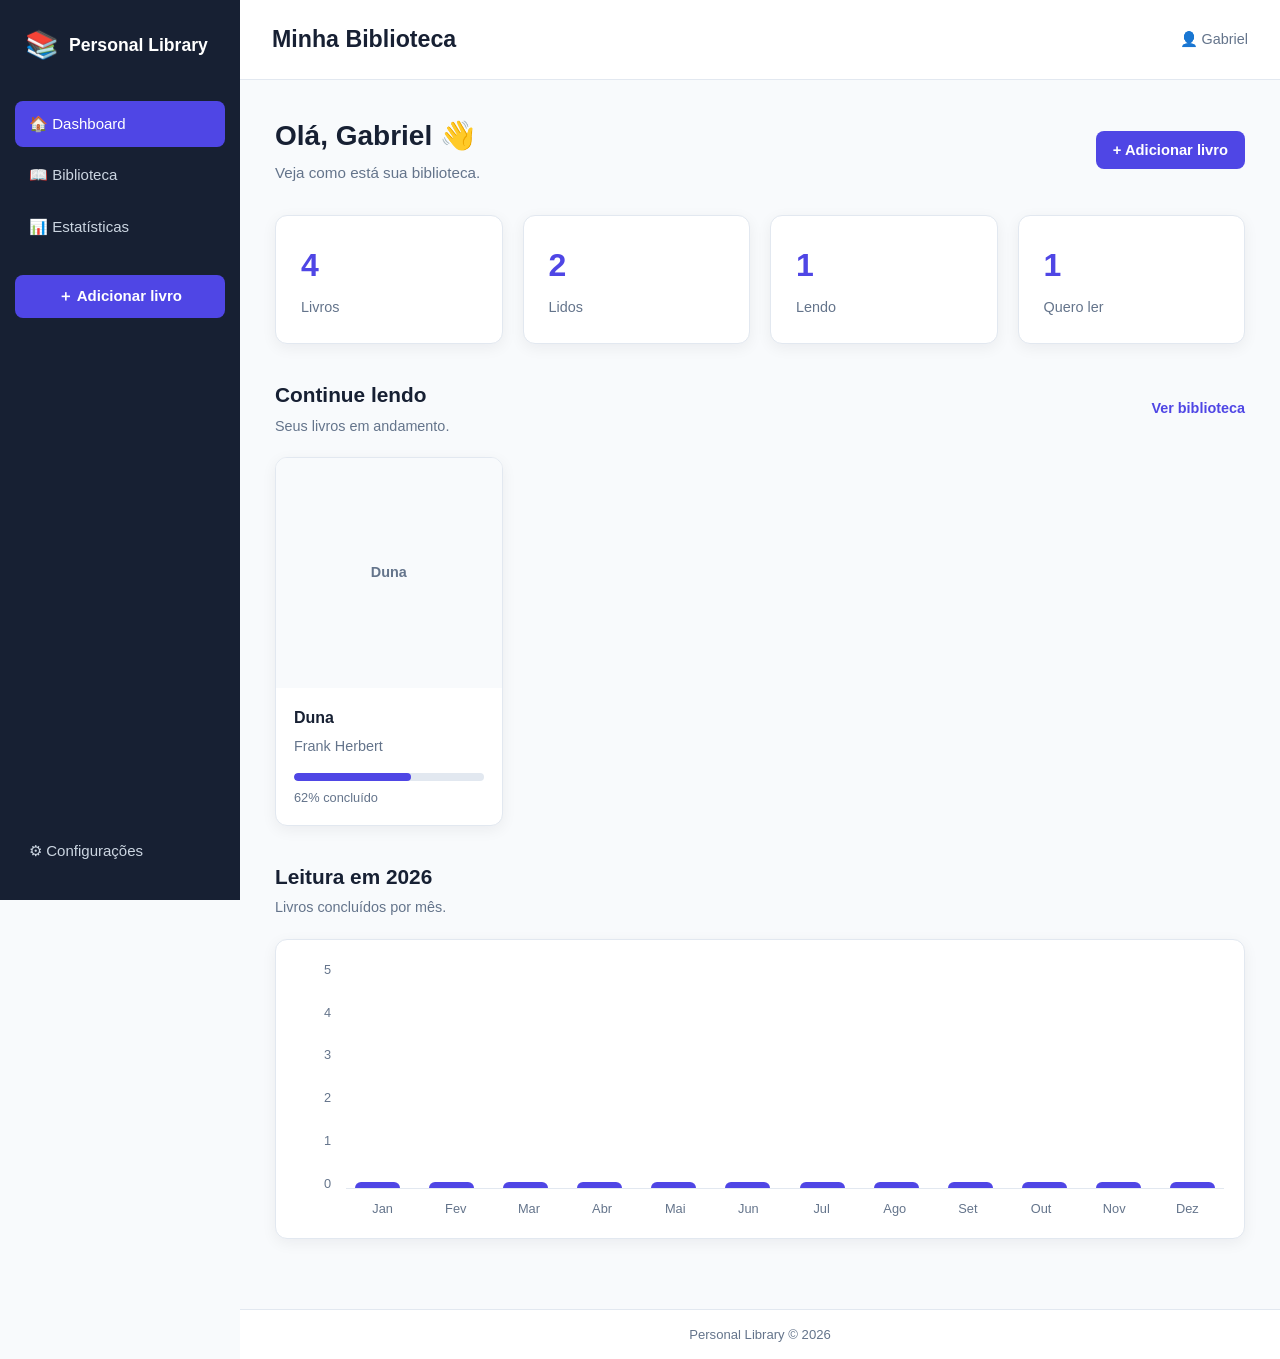
<file: index.html>
<!DOCTYPE html>
<html lang="pt-BR">
<head>
    <meta charset="UTF-8">
    <meta name="viewport" content="width=device-width, initial-scale=1.0">
    <link rel="stylesheet" href="css/style.css">
    <link rel="stylesheet" href="css/dashboard.css">
    <title>Personal Library - Dashboard</title>
</head>
<body>
    <header class="header">
        <h1>Minha Biblioteca</h1>
        <div class="header-actions">
            <span>👤 Gabriel</span>
        </div>
    </header>

    <nav class="menu">
        <div class="menu-logo">
            <span>📚</span>
            <h2>Personal Library</h2>
        </div>

        <ul>
            <li>
                <a class="active" href="index.html">🏠 Dashboard</a>
            </li>
            <li>
                <a href="pages/biblioteca.html">📖 Biblioteca</a>
            </li>
            <li>
                <a href="pages/estatisticas.html">📊 Estatísticas</a>
            </li>
        </ul>

        <div class="menu-add">
            <button id="btnAdicionar" type="button">
                ＋ Adicionar livro
            </button>
        </div>

        <div class="menu-settings">
            <a href="#">⚙ Configurações</a>
        </div>
    </nav>

    <main class="main">
        <section class="dashboard">
            <div class="page-header">
                <div>
                    <h2>Olá, Gabriel 👋</h2>
                    <p>Veja como está sua biblioteca.</p>
                </div>

                <button id="btnAdicionarLivro" type="button">
                    + Adicionar livro
                </button>
            </div>

            <div class="dashboard-cards">
                <div class="dashboard-card">
                    <span id="totalLivros">0</span>
                    <p>Livros</p>
                </div>

                <div class="dashboard-card">
                    <span id="totalLidos">0</span>
                    <p>Lidos</p>
                </div>

                <div class="dashboard-card">
                    <span id="totalLendo">0</span>
                    <p>Lendo</p>
                </div>

                <div class="dashboard-card">
                    <span id="totalQueroLer">0</span>
                    <p>Quero ler</p>
                </div>
            </div>

            <section class="continue-section">
                <div class="section-title">
                    <div>
                        <h2>Continue lendo</h2>
                        <p>Seus livros em andamento.</p>
                    </div>

                    <a href="pages/biblioteca.html">
                        Ver biblioteca
                    </a>
                </div>

                <div class="continue-grid" id="continueGrid"></div>
            </section>

            <section class="dashboard-chart">
                <div class="section-title">
                    <div>
                        <h2>Leitura em 2026</h2>
                        <p>Livros concluídos por mês.</p>
                    </div>
                </div>

                <div class="chart">
                    <div class="chart-y" id="chartY"></div>

                    <div class="chart-content">
                        <div class="chart-bars" id="chartBars"></div>

                        <div class="chart-months">
                            <span>Jan</span>
                            <span>Fev</span>
                            <span>Mar</span>
                            <span>Abr</span>
                            <span>Mai</span>
                            <span>Jun</span>
                            <span>Jul</span>
                            <span>Ago</span>
                            <span>Set</span>
                            <span>Out</span>
                            <span>Nov</span>
                            <span>Dez</span>
                        </div>
                    </div>
                </div>
            </section>
        </section>
    </main>

    <div class="modal-overlay" id="bookModal">
        <div class="modal">
            <div class="modal-header">
                <h2 id="modalTitle">Adicionar livro</h2>

                <button id="btnFecharModal" type="button">
                    &times;
                </button>
            </div>

            <form id="bookForm">
                <div class="form-group">
                    <label for="titulo">Título</label>
                    <input id="titulo" type="text" required>
                </div>

                <div class="form-group">
                    <label for="autor">Autor</label>
                    <input id="autor" type="text" required>
                </div>

                <div class="form-row">
                    <div class="form-group">
                        <label for="genero">Gênero</label>
                        <input id="genero" type="text" required>
                    </div>

                    <div class="form-group">
                        <label for="paginas">Páginas</label>
                        <input id="paginas" type="number" min="1" required>
                    </div>
                </div>

                <div class="form-group">
                    <label for="status">Status</label>

                    <select id="status">
                        <option value="quero-ler">Quero ler</option>
                        <option value="lendo">Lendo</option>
                        <option value="lido">Lido</option>
                        <option value="abandonado">Abandonado</option>
                    </select>
                </div>

                <div class="form-group">
                    <label for="nota">Nota</label>
                    <input id="nota" type="number" min="0" max="10" step="0.1" value="0">
                </div>

                <div class="form-group">
                    <label for="capa">URL da capa</label>
                    <input id="capa" type="url" placeholder="https://...">
                </div>

                <div class="form-group">
                    <label for="descricao">Descrição</label>
                    <textarea id="descricao" rows="4"></textarea>
                </div>

                <div class="modal-actions">
                    <button id="btnCancelar" type="button">
                        Cancelar
                    </button>

                    <button id="btnSalvarLivro" type="submit">
                        Salvar livro
                    </button>
                </div>
            </form>
        </div>
    </div>

    <footer class="footer">
        <p>Personal Library &copy; 2026</p>
    </footer>

    <script src="js/dados.js"></script>
    <script src="js/dashboard.js"></script>
</body>
</html>
</file>
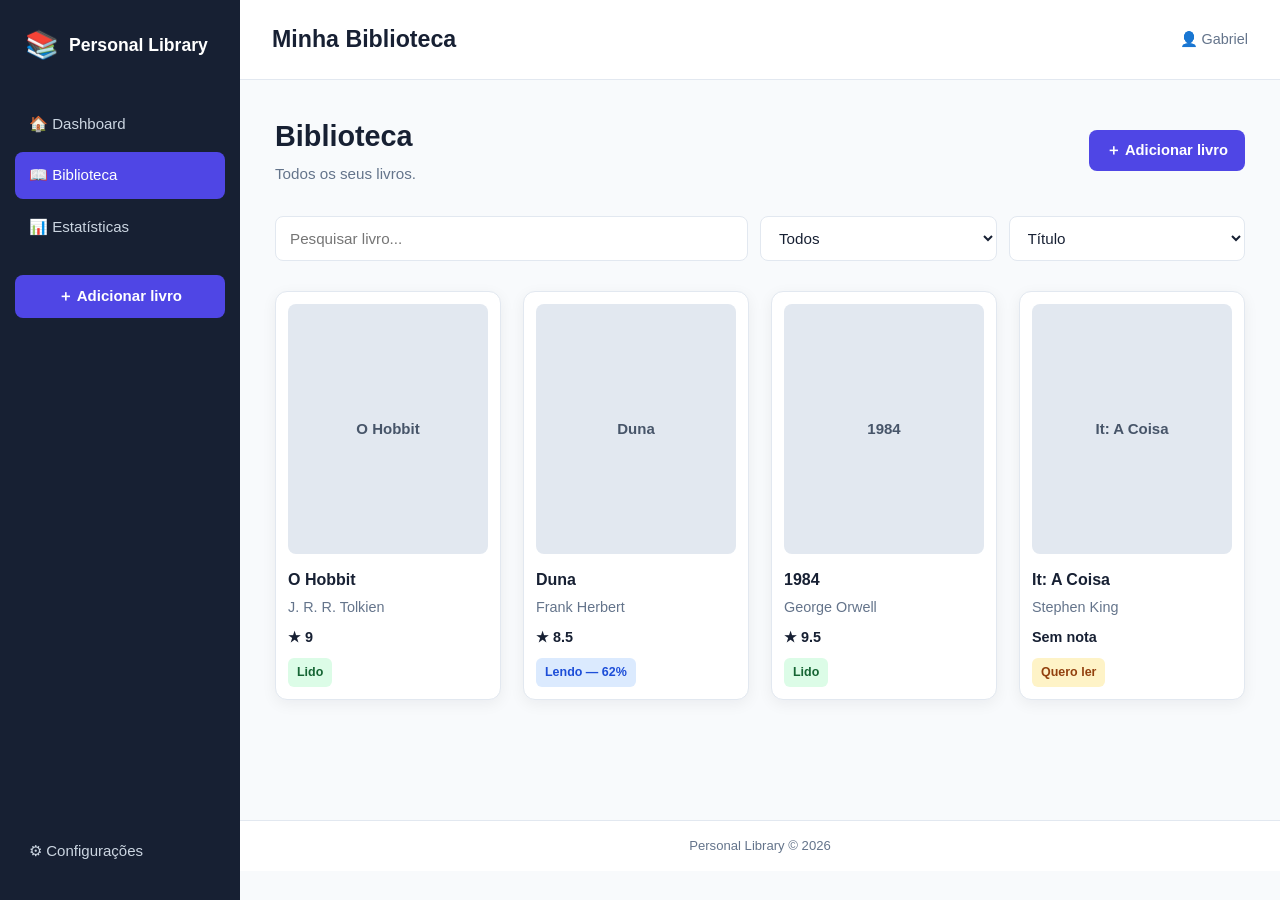
<file: pages/biblioteca.html>
<!DOCTYPE html>
<html lang="pt-BR">
<head>
    <meta charset="UTF-8">
    <meta name="viewport" content="width=device-width, initial-scale=1.0">
    <title>Personal Library - Biblioteca</title>
    <link rel="stylesheet" href="../css/style.css">
    <link rel="stylesheet" href="../css/biblioteca.css">
</head>
<body>
    <header class="header">
        <h1>Minha Biblioteca</h1>

        <div class="header-actions">
            <span>👤 Gabriel</span>
        </div>
    </header>

    <nav class="menu">
        <div class="menu-logo">
            <span>📚</span>
            <h2>Personal Library</h2>
        </div>

        <ul>
            <li>
                <a href="../index.html">
                    🏠 Dashboard
                </a>
            </li>

            <li>
                <a class="active" href="biblioteca.html">
                    📖 Biblioteca
                </a>
            </li>

            <li>
                <a href="estatisticas.html">
                    📊 Estatísticas
                </a>
            </li>
        </ul>

        <div class="menu-add">
            <button id="btnAdicionar" type="button">
                ＋ Adicionar livro
            </button>
        </div>

        <div class="menu-settings">
            <a href="#">
                ⚙ Configurações
            </a>
        </div>
    </nav>

    <main class="main">
        <section class="library">
            <div class="page-header">
                <div>
                    <h2>Biblioteca</h2>
                    <p>Todos os seus livros.</p>
                </div>

                <button id="btnAdicionar" class="btn-add" type="button">
                    ＋ Adicionar livro
                </button>
            </div>

            <div class="filters">
                <input
                    id="searchBook"
                    type="search"
                    placeholder="Pesquisar livro..."
                >

                <select id="statusFilter">
                    <option value="todos">Todos</option>
                    <option value="quero-ler">Quero ler</option>
                    <option value="lendo">Lendo</option>
                    <option value="lido">Lido</option>
                    <option value="abandonado">Abandonado</option>
                </select>

                <select id="sortBooks">
                    <option value="titulo">Título</option>
                    <option value="autor">Autor</option>
                    <option value="nota">Nota</option>
                    <option value="progresso">Progresso</option>
                </select>
            </div>

            <div
                class="book-grid"
                id="bookGrid"
            ></div>
        </section>
    </main>

    <div
        class="modal-overlay"
        id="bookModal"
    >
        <div class="modal">
            <div class="modal-header">
                <h2 id="modalTitle">
                    Adicionar livro
                </h2>

                <button
                    id="btnFecharModal"
                    type="button"
                >
                    &times;
                </button>
            </div>

            <form id="bookForm">
                <div class="form-group">
                    <label for="titulo">
                        Título
                    </label>

                    <input
                        id="titulo"
                        type="text"
                        required
                    >
                </div>

                <div class="form-group">
                    <label for="autor">
                        Autor
                    </label>

                    <input
                        id="autor"
                        type="text"
                        required
                    >
                </div>

                <div class="form-row">
                    <div class="form-group">
                        <label for="genero">
                            Gênero
                        </label>

                        <input
                            id="genero"
                            type="text"
                            required
                        >
                    </div>

                    <div class="form-group">
                        <label for="paginas">
                            Páginas
                        </label>

                        <input
                            id="paginas"
                            type="number"
                            min="1"
                            required
                        >
                    </div>
                </div>

                <div class="form-group">
                    <label for="status">
                        Status
                    </label>

                    <select id="status">
                        <option value="quero-ler">
                            Quero ler
                        </option>

                        <option value="lendo">
                            Lendo
                        </option>

                        <option value="lido">
                            Lido
                        </option>

                        <option value="abandonado">
                            Abandonado
                        </option>
                    </select>
                </div>

                <div class="form-group">
                    <label for="nota">
                        Nota
                    </label>

                    <input
                        id="nota"
                        type="number"
                        min="0"
                        max="10"
                        step="0.1"
                        value="0"
                    >
                </div>

                <div class="form-group">
                    <label for="capa">
                        URL da capa
                    </label>

                    <input
                        id="capa"
                        type="url"
                        placeholder="https://..."
                    >
                </div>

                <div class="form-group">
                    <label for="descricao">
                        Descrição
                    </label>

                    <textarea
                        id="descricao"
                        rows="4"
                    ></textarea>
                </div>

                <div class="modal-actions">
                    <button
                        id="btnCancelar"
                        class="secondary-button"
                        type="button"
                    >
                        Cancelar
                    </button>

                    <button
                        id="btnSalvarLivro"
                        class="primary-button"
                        type="submit"
                    >
                        Salvar livro
                    </button>
                </div>
            </form>
        </div>
    </div>

    <footer class="footer">
        <p>
            Personal Library &copy; 2026
        </p>
    </footer>

    <script src="../js/dados.js"></script>
    <script src="../js/biblioteca.js"></script>
</body>
</html>
</file>
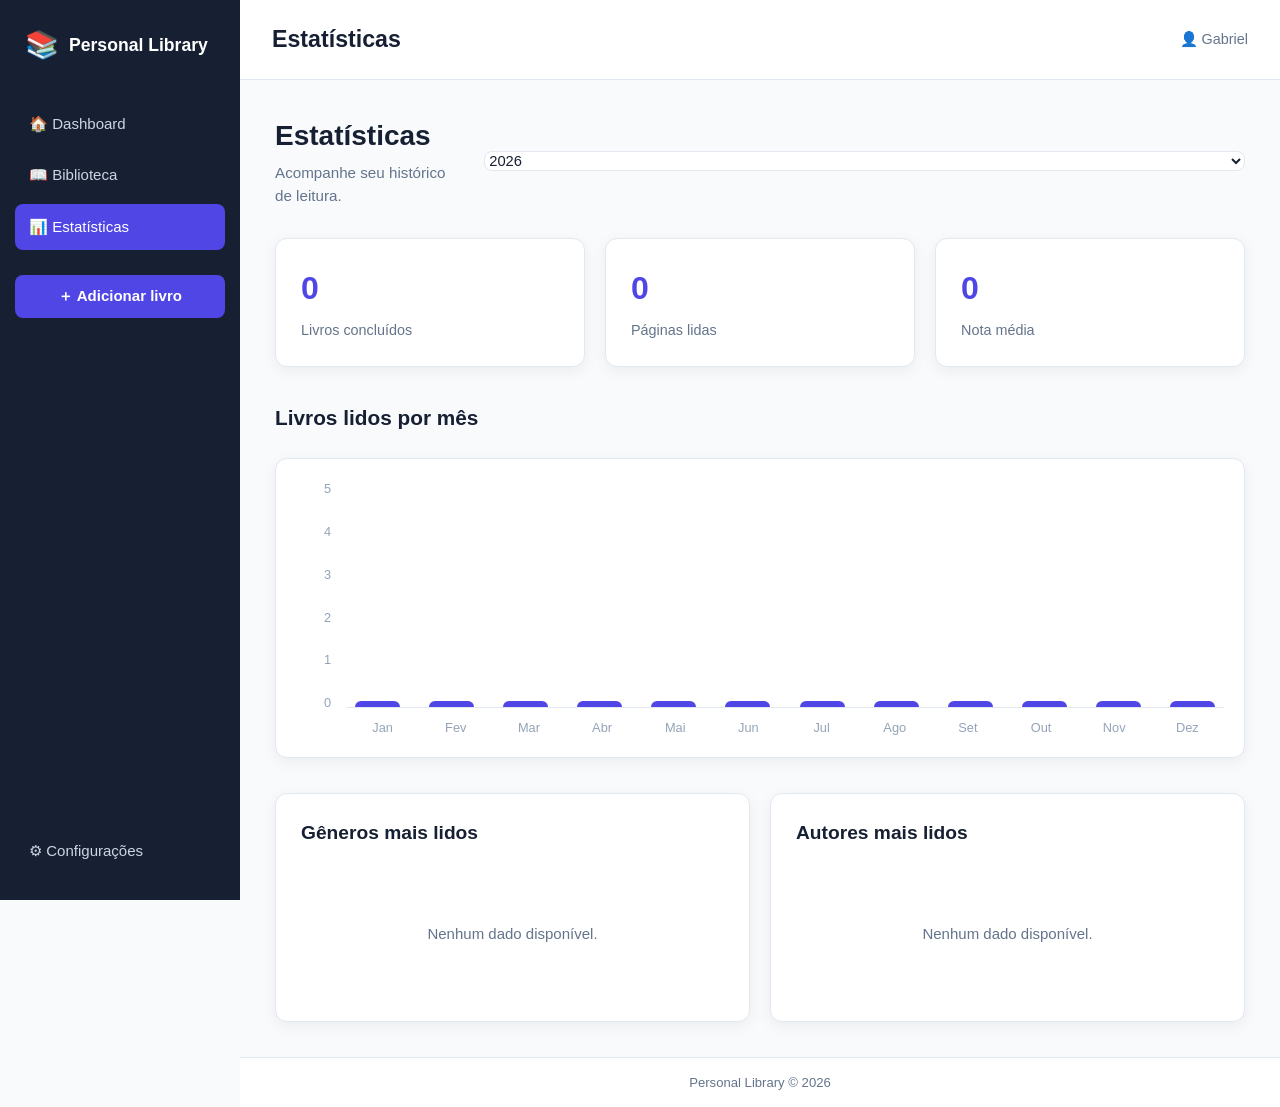
<file: pages/estatisticas.html>
<!DOCTYPE html>
<html lang="pt-BR">
<head>
    <meta charset="UTF-8">
    <meta name="viewport" content="width=device-width, initial-scale=1.0">
    <title>Personal Library - Estatísticas</title>
    <link rel="stylesheet" href="../css/style.css">
    <link rel="stylesheet" href="../css/estatisticas.css">
</head>
<body>
    <header class="header">
        <h1>Estatísticas</h1>

        <div class="header-actions">
            <span>👤 Gabriel</span>
        </div>
    </header>

    <nav class="menu">
        <div class="menu-logo">
            <span>📚</span>
            <h2>Personal Library</h2>
        </div>

        <ul>
            <li>
                <a href="../index.html">🏠 Dashboard</a>
            </li>

            <li>
                <a href="biblioteca.html">📖 Biblioteca</a>
            </li>

            <li>
                <a class="active" href="estatisticas.html">
                    📊 Estatísticas
                </a>
            </li>
        </ul>

        <div class="menu-add">
            <button id="btnAdicionar" class="btn-add" type="button">
                ＋ Adicionar livro
            </button>
        </div>

        <div class="menu-settings">
            <a href="#">⚙ Configurações</a>
        </div>
    </nav>

    <main class="main">
        <section class="statistics">
            <div class="page-header">
                <div>
                    <h2>Estatísticas</h2>
                    <p>Acompanhe seu histórico de leitura.</p>
                </div>

                <select id="yearFilter"></select>
            </div>

            <div class="stats-cards">
                <div class="stat-card">
                    <span id="totalLidos">0</span>
                    <p>Livros concluídos</p>
                </div>

                <div class="stat-card">
                    <span id="paginasLidas">0</span>
                    <p>Páginas lidas</p>
                </div>

                <div class="stat-card">
                    <span id="notaMedia">0</span>
                    <p>Nota média</p>
                </div>
            </div>

            <section class="chart-section">
                <h2>Livros lidos por mês</h2>

                <div class="chart">
                    <div class="chart-y" id="chartY"></div>

                    <div class="chart-content">
                        <div class="chart-bars" id="chartBars"></div>

                        <div class="chart-months">
                            <span>Jan</span>
                            <span>Fev</span>
                            <span>Mar</span>
                            <span>Abr</span>
                            <span>Mai</span>
                            <span>Jun</span>
                            <span>Jul</span>
                            <span>Ago</span>
                            <span>Set</span>
                            <span>Out</span>
                            <span>Nov</span>
                            <span>Dez</span>
                        </div>
                    </div>
                </div>
            </section>

            <div class="stats-columns">
                <section class="data-card">
                    <h2>Gêneros mais lidos</h2>
                    <div id="generosMaisLidos"></div>
                </section>

                <section class="data-card">
                    <h2>Autores mais lidos</h2>
                    <div id="autoresMaisLidos"></div>
                </section>
            </div>
        </section>
    </main>

    <div class="modal-overlay" id="bookModal">
        <div class="modal">
            <div class="modal-header">
                <h2 id="modalTitle">Adicionar livro</h2>

                <button id="btnFecharModal" type="button">
                    &times;
                </button>
            </div>

            <form id="bookForm">
                <div class="form-group">
                    <label for="titulo">Título</label>
                    <input id="titulo" type="text" required>
                </div>

                <div class="form-group">
                    <label for="autor">Autor</label>
                    <input id="autor" type="text" required>
                </div>

                <div class="form-row">
                    <div class="form-group">
                        <label for="genero">Gênero</label>
                        <input id="genero" type="text" required>
                    </div>

                    <div class="form-group">
                        <label for="paginas">Páginas</label>
                        <input id="paginas" type="number" min="1" required>
                    </div>
                </div>

                <div class="form-group">
                    <label for="status">Status</label>

                    <select id="status">
                        <option value="quero-ler">Quero ler</option>
                        <option value="lendo">Lendo</option>
                        <option value="lido">Lido</option>
                        <option value="abandonado">Abandonado</option>
                    </select>
                </div>

                <div class="form-group">
                    <label for="nota">Nota</label>
                    <input
                        id="nota"
                        type="number"
                        min="0"
                        max="10"
                        step="0.1"
                        value="0"
                    >
                </div>

                <div class="form-group">
                    <label for="capa">URL da capa</label>
                    <input
                        id="capa"
                        type="url"
                        placeholder="https://..."
                    >
                </div>

                <div class="form-group">
                    <label for="descricao">Descrição</label>
                    <textarea id="descricao" rows="4"></textarea>
                </div>

                <div class="modal-actions">
                    <button id="btnCancelar" type="button">
                        Cancelar
                    </button>

                    <button id="btnSalvarLivro" type="submit">
                        Salvar livro
                    </button>
                </div>
            </form>
        </div>
    </div>

    <footer class="footer">
        <p>Personal Library &copy; 2026</p>
    </footer>

    <script src="../js/dados.js"></script>
    <script src="../js/estatisticas.js"></script>
</body>
</html>
</file>
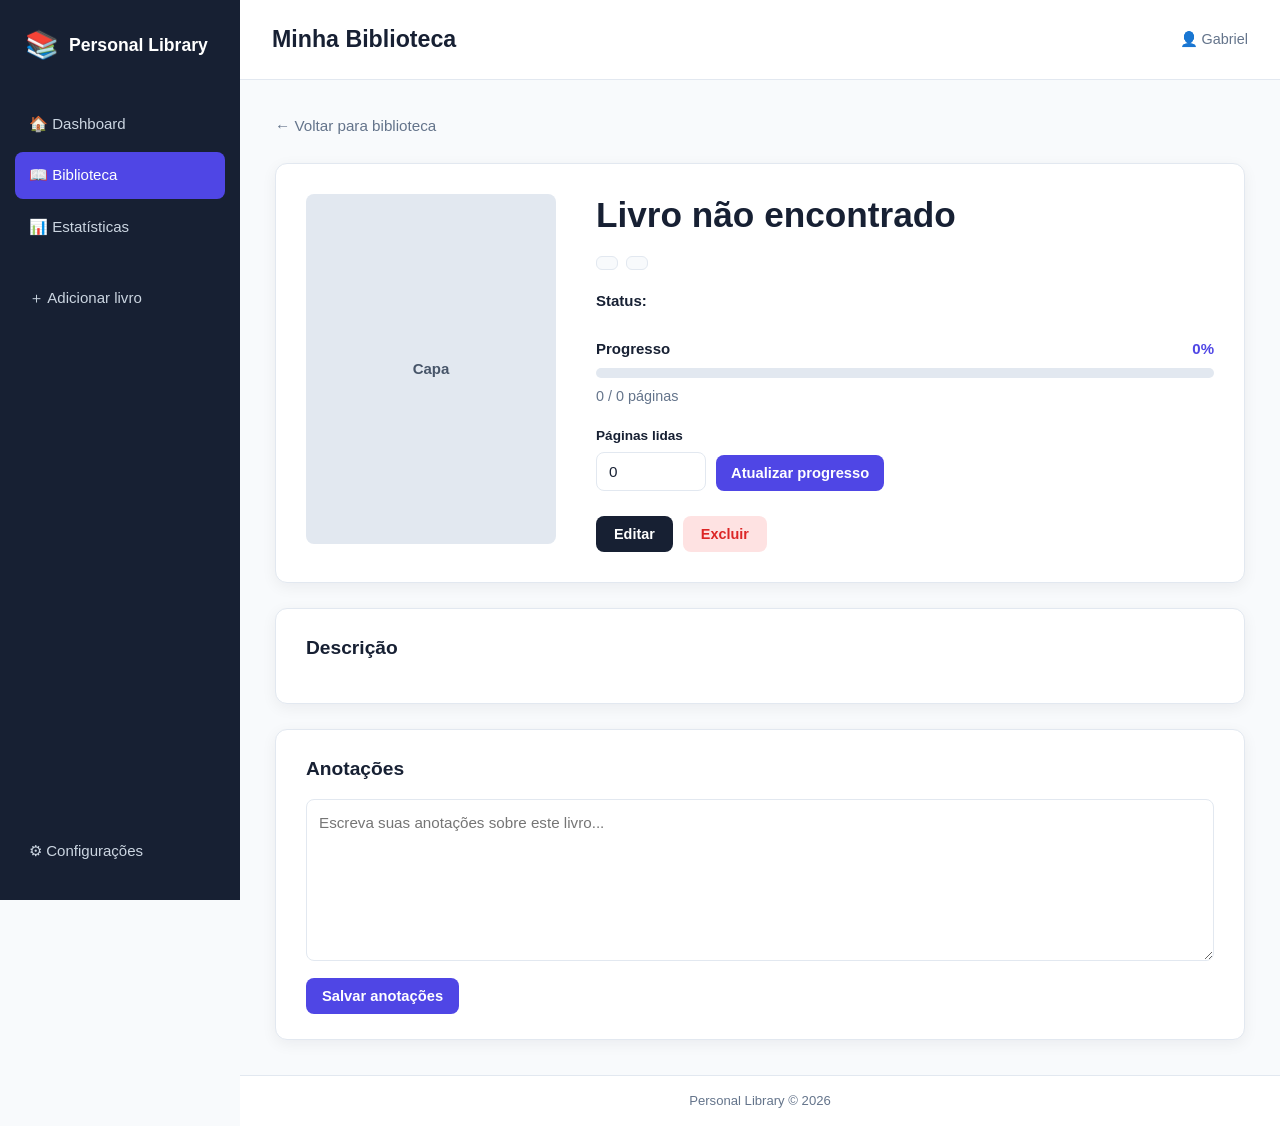
<file: pages/livro.html>
<!DOCTYPE html>
<html lang="pt-BR">
<head>
    <meta charset="UTF-8">
    <meta name="viewport" content="width=device-width, initial-scale=1.0">
    <title>Personal Library - Livro</title>
    <link rel="stylesheet" href="../css/style.css">
    <link rel="stylesheet" href="../css/livro.css">
</head>
<body>
    <header class="header">
        <h1>Minha Biblioteca</h1>

        <div class="header-actions">
            <span>👤 Gabriel</span>
        </div>
    </header>

    <nav class="menu">
        <div class="menu-logo">
            <span>📚</span>
            <h2>Personal Library</h2>
        </div>

        <ul>
            <li>
                <a href="../index.html">
                    🏠 Dashboard
                </a>
            </li>

            <li>
                <a class="active" href="biblioteca.html">
                    📖 Biblioteca
                </a>
            </li>

            <li>
                <a href="estatisticas.html">
                    📊 Estatísticas
                </a>
            </li>
        </ul>

        <div class="menu-add">
            <a href="biblioteca.html?adicionar=true">
                ＋ Adicionar livro
            </a>
        </div>

        <div class="menu-settings">
            <a href="#">
                ⚙ Configurações
            </a>
        </div>
    </nav>

    <main class="main">
        <section
            class="book-details"
            id="bookDetails"
        >
            <a
                href="biblioteca.html"
                class="back-button"
            >
                ← Voltar para biblioteca
            </a>

            <div class="book-info">
                <div class="book-cover-container">
                    <div
                        class="book-cover placeholder-cover"
                        id="bookCover"
                    >
                        Capa
                    </div>
                </div>

                <div class="book-data">
                    <h2 id="bookTitle">
                        Carregando...
                    </h2>

                    <p id="bookAuthor"></p>

                    <div class="book-meta">
                        <span id="bookGenre"></span>
                        <span id="bookPages"></span>
                    </div>

                    <div
                        class="book-rating"
                        id="bookRating"
                    ></div>

                    <div class="book-status">
                        <strong>Status:</strong>
                        <span id="bookStatus"></span>
                    </div>

                    <div class="progress-section">
                        <div class="progress-header">
                            <strong>Progresso</strong>
                            <span id="progressText">
                                0%
                            </span>
                        </div>

                        <div class="progress-bar">
                            <div
                                class="progress-fill"
                                id="progressFill"
                            ></div>
                        </div>

                        <p id="pagesProgress">
                            0 / 0 páginas
                        </p>

                        <div class="progress-update">
                            <label for="paginasLidas">
                                Páginas lidas

                                <input
                                    id="paginasLidas"
                                    type="number"
                                    min="0"
                                    value="0"
                                >
                            </label>

                            <button
                                id="btnAtualizarProgresso"
                                class="primary-button"
                                type="button"
                            >
                                Atualizar progresso
                            </button>
                        </div>
                    </div>

                    <div class="book-actions">
                        <button
                            id="btnEditar"
                            class="secondary-button"
                            type="button"
                        >
                            Editar
                        </button>

                        <button
                            id="btnExcluir"
                            class="danger-button"
                            type="button"
                        >
                            Excluir
                        </button>
                    </div>
                </div>
            </div>

            <div class="book-description">
                <h2>Descrição</h2>

                <p id="bookDescription"></p>
            </div>

            <div class="book-notes">
                <h2>Anotações</h2>

                <textarea
                    id="bookNotes"
                    rows="6"
                    placeholder="Escreva suas anotações sobre este livro..."
                ></textarea>

                <button
                    id="btnSalvarAnotacoes"
                    class="primary-button"
                    type="button"
                >
                    Salvar anotações
                </button>
            </div>
        </section>
    </main>

    <footer class="footer">
        <p>
            Personal Library &copy; 2026
        </p>
    </footer>

    <script src="../js/dados.js"></script>
    <script src="../js/livro.js"></script>
</body>
</html>
</file>
<file: css/style.css>
:root {
    --primary: #4f46e5;
    --primary-hover: #4338ca;
    --primary-light: #eef2ff;

    --background: #f8fafc;
    --surface: #ffffff;

    --sidebar: #172033;
    --sidebar-hover: #273449;

    --text: #172033;
    --text-secondary: #64748b;
    --text-muted: #94a3b8;

    --border: #e2e8f0;

    --success: #16a34a;
    --success-light: #dcfce7;

    --warning: #d97706;
    --warning-light: #fef3c7;

    --danger: #dc2626;
    --danger-light: #fee2e2;

    --info: #2563eb;
    --info-light: #dbeafe;

    --radius: 12px;
    --radius-small: 8px;

    --shadow: 0 4px 15px rgba(15, 23, 42, 0.06);
    --shadow-hover: 0 10px 25px rgba(15, 23, 42, 0.10);

    --sidebar-width: 240px;
    --header-height: 80px;

    --font: "Segoe UI", Tahoma, Geneva, Verdana, sans-serif;
}

/* ================================
   RESET
================================ */

* {
    margin: 0;
    padding: 0;
    box-sizing: border-box;
    font-family: var(--font);
}

html {
    scroll-behavior: smooth;
}

body {
    min-height: 100vh;
    background: var(--background);
    color: var(--text);
    font-size: 15px;
    line-height: 1.5;
}

button,
input,
select,
textarea {
    font-family: var(--font);
}

button {
    border: none;
}

a {
    color: inherit;
}

img {
    max-width: 100%;
}

/* ================================
   HEADER
================================ */

.header {
    position: fixed;
    top: 0;
    left: var(--sidebar-width);

    width: calc(100% - var(--sidebar-width));
    height: var(--header-height);

    display: flex;
    align-items: center;
    justify-content: space-between;

    padding: 0 32px;

    background: var(--surface);
    border-bottom: 1px solid var(--border);

    z-index: 1000;
}

.header h1 {
    color: var(--text);
    font-size: 1.45rem;
    font-weight: 600;
}

.header-actions {
    display: flex;
    align-items: center;
    gap: 12px;

    color: var(--text-secondary);
    font-size: 0.9rem;
}

/* ================================
   SIDEBAR
================================ */

.menu {
    position: fixed;
    top: 0;
    left: 0;

    width: var(--sidebar-width);
    height: 100vh;

    display: flex;
    flex-direction: column;

    padding: 25px 15px;

    background: var(--sidebar);
    color: #fff;

    z-index: 1100;
}

.menu-logo {
    display: flex;
    align-items: center;
    gap: 10px;

    padding: 0 10px;
    margin-bottom: 35px;
}

.menu-logo span {
    font-size: 1.7rem;
}

.menu-logo h2 {
    color: #fff;
    font-size: 1.1rem;
    font-weight: 600;
}

.menu ul {
    display: flex;
    flex-direction: column;
    gap: 5px;

    list-style: none;
}

.menu li {
    width: 100%;
}

.menu a,
.menu button {
    width: 100%;

    display: flex;
    align-items: center;
    gap: 10px;

    padding: 12px 14px;

    border-radius: var(--radius-small);

    background: transparent;
    color: #cbd5e1;

    text-decoration: none;
    text-align: left;

    font-size: 0.94rem;
    font-weight: 500;

    cursor: pointer;

    transition:
        background 0.2s ease,
        color 0.2s ease,
        transform 0.2s ease;
}

.menu a:hover,
.menu button:hover {
    background: var(--sidebar-hover);
    color: #fff;
}

.menu a.active {
    background: var(--primary);
    color: #fff;
}

/* ================================
   BOTÃO ADICIONAR DA SIDEBAR
================================ */

.menu-add {
    margin-top: 25px;
}

.menu-add button {
    justify-content: center;

    background: var(--primary);
    color: #fff;

    font-weight: 600;
}

.menu-add button:hover {
    background: var(--primary-hover);
    color: #fff;

    transform: translateY(-1px);
}

.menu-settings {
    margin-top: auto;
}

/* ================================
   CONTEÚDO PRINCIPAL
================================ */

.main {
    min-height: calc(100vh - var(--header-height));

    margin-left: var(--sidebar-width);

    padding-top: var(--header-height);
}

/* ================================
   CABEÇALHO DAS PÁGINAS
================================ */

.page-header {
    display: flex;
    align-items: center;
    justify-content: space-between;

    gap: 20px;

    margin-bottom: 30px;
}

.page-header h2 {
    margin-bottom: 5px;

    color: var(--text);

    font-size: 1.75rem;
    font-weight: 600;
}

.page-header p {
    color: var(--text-secondary);
    font-size: 0.95rem;
}

/* ================================
   BOTÕES GERAIS
================================ */

button,
.primary-button,
.btn-add {
    display: inline-flex;
    align-items: center;
    justify-content: center;
    gap: 7px;

    padding: 11px 17px;

    border-radius: var(--radius-small);

    background: var(--primary);
    color: #fff;

    font-size: 0.92rem;
    font-weight: 600;

    cursor: pointer;

    transition:
        background 0.2s ease,
        transform 0.2s ease,
        box-shadow 0.2s ease;
}

button:hover,
.primary-button:hover,
.btn-add:hover {
    background: var(--primary-hover);

    transform: translateY(-1px);

    box-shadow: 0 4px 10px rgba(79, 70, 229, 0.18);
}

button:active,
.primary-button:active,
.btn-add:active {
    transform: translateY(0);
}

/* ================================
   CARDS
================================ */

.card {
    background: var(--surface);

    border: 1px solid var(--border);
    border-radius: var(--radius);

    box-shadow: var(--shadow);
}

/* ================================
   FORMULÁRIOS
================================ */

input,
select,
textarea {
    width: 100%;

    border: 1px solid var(--border);
    border-radius: var(--radius-small);

    outline: none;

    background: var(--surface);
    color: var(--text);

    font-size: 0.92rem;

    transition:
        border-color 0.2s ease,
        box-shadow 0.2s ease;
}

input:focus,
select:focus,
textarea:focus {
    border-color: var(--primary);

    box-shadow:
        0 0 0 3px rgba(79, 70, 229, 0.12);
}

/* ================================
   MODAL
================================ */

.modal-overlay {
    position: fixed;
    inset: 0;

    display: none;

    align-items: center;
    justify-content: center;

    padding: 20px;

    background: rgba(15, 23, 42, 0.65);

    z-index: 2000;
}

.modal-overlay.active {
    display: flex;
}

.modal {
    width: min(500px, 100%);
    max-height: 90vh;

    overflow-y: auto;

    padding: 28px;

    background: var(--surface);

    border: 1px solid var(--border);
    border-radius: var(--radius);

    box-shadow:
        0 20px 50px rgba(15, 23, 42, 0.20);
}

.modal-header {
    display: flex;
    align-items: center;
    justify-content: space-between;

    margin-bottom: 22px;
}

.modal-header h2 {
    color: var(--text);

    font-size: 1.3rem;
    font-weight: 600;
}

.modal-header button {
    width: 34px;
    height: 34px;

    padding: 0;

    background: transparent;
    color: var(--text-secondary);

    font-size: 1.7rem;

    box-shadow: none;
}

.modal-header button:hover {
    background: #f1f5f9;
    color: var(--text);

    transform: none;
    box-shadow: none;
}

/* ================================
   FORM GROUP
================================ */

.form-group {
    display: flex;
    flex-direction: column;
    gap: 6px;

    margin-bottom: 16px;
}

.form-group label {
    color: var(--text);

    font-size: 0.88rem;
    font-weight: 600;
}

.form-group input,
.form-group select,
.form-group textarea {
    padding: 11px 12px;
}

.form-group textarea {
    resize: vertical;
}

.form-row {
    display: grid;
    grid-template-columns: 1fr 1fr;

    gap: 15px;
}

/* ================================
   MODAL ACTIONS
================================ */

.modal-actions {
    display: flex;
    justify-content: flex-end;

    gap: 10px;

    margin-top: 22px;
}

.modal-actions button[type="button"] {
    background: #e2e8f0;
    color: #334155;

    box-shadow: none;
}

.modal-actions button[type="button"]:hover {
    background: #cbd5e1;
    color: #1e293b;

    transform: none;
    box-shadow: none;
}

.modal-actions button[type="submit"] {
    background: var(--primary);
    color: #fff;
}

/* ================================
   FOOTER
================================ */

.footer {
    min-height: 50px;

    margin-left: var(--sidebar-width);

    display: flex;
    align-items: center;
    justify-content: center;

    padding: 15px 25px;

    background: var(--surface);

    border-top: 1px solid var(--border);

    color: var(--text-secondary);

    font-size: 0.82rem;
}

/* ================================
   MENSAGENS VAZIAS
================================ */

.empty-message {
    grid-column: 1 / -1;

    padding: 50px 20px;

    color: var(--text-secondary);

    text-align: center;
}

/* ================================
   RESPONSIVIDADE
================================ */

@media (max-width: 900px) {

    :root {
        --sidebar-width: 200px;
    }

    .header {
        padding: 0 25px;
    }
}

@media (max-width: 600px) {

    :root {
        --header-height: 70px;
    }

    .menu {
        top: auto;
        bottom: 0;

        width: 100%;
        height: 65px;

        flex-direction: row;
        align-items: center;

        padding: 5px 10px;
    }

    .menu-logo,
    .menu-add,
    .menu-settings {
        display: none;
    }

    .menu ul {
        width: 100%;

        flex-direction: row;
        justify-content: space-around;

        gap: 5px;
    }

    .menu li {
        width: auto;
    }

    .menu a {
        justify-content: center;

        padding: 10px;

        font-size: 0.78rem;
    }

    .header {
        left: 0;

        width: 100%;
        height: var(--header-height);

        padding: 0 20px;
    }

    .header h1 {
        font-size: 1.2rem;
    }

    .main {
        margin-left: 0;

        padding-top: var(--header-height);
        padding-bottom: 65px;
    }

    .footer {
        display: none;
    }

    .page-header {
        align-items: flex-start;
        flex-direction: column;
    }

    .form-row {
        grid-template-columns: 1fr;
    }

    .btn-add {
        width: 100%;
    }
}
</file>
<file: css/dashboard.css>
/* ================================
   DASHBOARD
================================ */

.dashboard {
    padding: 35px;
}

/* ================================
   CARDS DE RESUMO
================================ */

.dashboard-cards {
    display: grid;
    grid-template-columns: repeat(4, 1fr);
    gap: 20px;
    margin-bottom: 35px;
}

.dashboard-card {
    padding: 25px;

    background: var(--surface);
    border: 1px solid var(--border);
    border-radius: var(--radius);

    box-shadow: var(--shadow);

    transition:
        transform 0.2s ease,
        box-shadow 0.2s ease;
}

.dashboard-card:hover {
    transform: translateY(-2px);
    box-shadow: var(--shadow-hover);
}

.dashboard-card span {
    display: block;

    margin-bottom: 8px;

    color: var(--primary);

    font-size: 2rem;
    font-weight: 700;
}

.dashboard-card p {
    color: var(--text-secondary);
    font-size: 0.9rem;
}

/* ================================
   CONTINUAR LENDO
================================ */

.continue-section {
    margin-bottom: 35px;
}

.section-title {
    display: flex;
    align-items: center;
    justify-content: space-between;

    gap: 20px;
    margin-bottom: 20px;
}

.section-title h2 {
    margin-bottom: 5px;

    color: var(--text);

    font-size: 1.3rem;
    font-weight: 600;
}

.section-title p {
    color: var(--text-secondary);
    font-size: 0.9rem;
}

.section-title a {
    color: var(--primary);

    text-decoration: none;

    font-size: 0.9rem;
    font-weight: 600;

    transition: color 0.2s ease;
}

.section-title a:hover {
    color: var(--primary-hover);
    text-decoration: underline;
}

/* ================================
   GRID DOS LIVROS
================================ */

.continue-grid {
    display: grid;
    grid-template-columns: repeat(4, 1fr);
    gap: 20px;
}

.continue-card {
    overflow: hidden;

    background: var(--surface);

    border: 1px solid var(--border);
    border-radius: var(--radius);

    box-shadow: var(--shadow);

    transition:
        transform 0.2s ease,
        box-shadow 0.2s ease;
}

.continue-card:hover {
    transform: translateY(-4px);
    box-shadow: var(--shadow-hover);
}

.continue-card a {
    display: block;

    color: inherit;
    text-decoration: none;
}

/* ================================
   CAPA
================================ */

.continue-cover {
    width: 100%;
    height: 230px;

    display: flex;
    align-items: center;
    justify-content: center;

    padding: 20px;

    background: var(--background);

    color: var(--text-secondary);

    text-align: center;
    font-size: 0.9rem;
    font-weight: 600;
}

.continue-cover img {
    width: 100%;
    height: 100%;

    object-fit: cover;
}

/* ================================
   INFORMAÇÕES DO LIVRO
================================ */

.continue-info {
    padding: 18px;
}

.continue-info h3 {
    margin-bottom: 6px;

    overflow: hidden;

    color: var(--text);

    font-size: 1rem;
    font-weight: 600;

    white-space: nowrap;
    text-overflow: ellipsis;
}

.continue-info p {
    margin-bottom: 15px;

    overflow: hidden;

    color: var(--text-secondary);

    font-size: 0.9rem;

    white-space: nowrap;
    text-overflow: ellipsis;
}

/* ================================
   PROGRESSO
================================ */

.progress {
    width: 100%;
    height: 8px;

    overflow: hidden;

    border-radius: 10px;

    background: var(--border);
}

.progress-bar {
    height: 100%;

    border-radius: inherit;

    background: var(--primary);

    transition: width 0.4s ease;
}

.progress-text {
    display: block;

    margin-top: 7px;

    color: var(--text-secondary);

    font-size: 0.8rem;
}

/* ================================
   DASHBOARD VAZIO
================================ */

.empty-dashboard {
    padding: 30px;

    background: var(--surface);

    border: 1px solid var(--border);
    border-radius: var(--radius);

    box-shadow: var(--shadow);

    color: var(--text-secondary);

    text-align: center;
}

/* ================================
   GRÁFICO
================================ */

.dashboard-chart {
    margin-bottom: 35px;
}

.dashboard-chart .section-title {
    margin-bottom: 0;
}

.dashboard-chart .chart {
    display: flex;

    height: 300px;

    margin-top: 20px;
    padding: 20px;

    background: var(--surface);

    border: 1px solid var(--border);
    border-radius: var(--radius);

    box-shadow: var(--shadow);
}

/* ================================
   EIXO Y
================================ */

.chart-y {
    width: 35px;

    display: flex;
    flex-direction: column;
    justify-content: space-between;
    align-items: flex-end;

    padding-bottom: 25px;

    color: var(--text-secondary);

    font-size: 0.8rem;
}

/* ================================
   ÁREA DO GRÁFICO
================================ */

.chart-content {
    flex: 1;

    display: flex;
    flex-direction: column;

    margin-left: 15px;
}

/* ================================
   BARRAS
================================ */

.chart-bars {
    flex: 1;

    display: flex;
    align-items: flex-end;
    justify-content: space-around;

    gap: 12px;

    border-bottom: 1px solid var(--border);
}

.bar-wrapper {
    height: 100%;

    flex: 1;

    display: flex;
    align-items: flex-end;
    justify-content: center;
}

.chart-bar {
    width: 100%;
    max-width: 45px;
    min-height: 0;

    display: flex;
    align-items: flex-start;
    justify-content: center;

    padding-top: 6px;

    border-radius: 6px 6px 0 0;

    background: var(--primary);
    color: #fff;

    font-size: 0.8rem;
    font-weight: 500;

    transition:
        height 0.3s ease,
        background 0.2s ease;
}

.chart-bar:hover {
    background: var(--primary-hover);
}

/* ================================
   MESES
================================ */

.chart-months {
    display: grid;
    grid-template-columns: repeat(12, 1fr);

    margin-top: 10px;

    text-align: center;

    color: var(--text-secondary);

    font-size: 0.8rem;
}

/* ================================
   RESPONSIVIDADE
================================ */

@media (max-width: 1000px) {

    .dashboard-cards {
        grid-template-columns: repeat(2, 1fr);
    }

    .continue-grid {
        grid-template-columns: repeat(2, 1fr);
    }
}

@media (max-width: 800px) {

    .dashboard {
        padding: 25px;
    }

    .dashboard-chart .chart {
        height: 280px;
    }
}

@media (max-width: 600px) {

    .dashboard {
        padding: 20px;
    }

    .dashboard-cards {
        grid-template-columns: 1fr;
    }

    .continue-grid {
        grid-template-columns: 1fr;
    }

    .section-title {
        align-items: flex-start;
        flex-direction: column;
        gap: 10px;
    }

    .dashboard-chart .chart {
        height: 250px;
        padding: 15px;
    }

    .chart-bars {
        gap: 5px;
    }

    .chart-months {
        gap: 5px;
        font-size: 0.65rem;
    }

    .chart-y {
        width: 30px;
        font-size: 0.7rem;
    }
}
</file>
<file: css/biblioteca.css>
/* ========================================
   BIBLIOTECA
======================================== */

.library {
    padding: 35px;
}

/* ========================================
   CABEÇALHO
======================================== */

.library .page-header {
    display: flex;
    align-items: center;
    justify-content: space-between;
    gap: 20px;
    margin-bottom: 30px;
}

.library .page-header h2 {
    margin-bottom: 5px;
    color: var(--text);
    font-size: 1.8rem;
    font-weight: 600;
}

.library .page-header p {
    color: var(--text-secondary);
}

/* ========================================
   BOTÃO ADICIONAR
======================================== */

.library .page-header .btn-add {
    flex-shrink: 0;
}

/* ========================================
   FILTROS
======================================== */

.filters {
    display: grid;
    grid-template-columns: 2fr 1fr 1fr;
    gap: 12px;
    margin-bottom: 30px;
}

.filters input,
.filters select {
    width: 100%;
    padding: 12px 14px;

    border: 1px solid var(--border);
    border-radius: var(--radius-small);

    outline: none;

    background: var(--surface);
    color: var(--text);

    font-size: 0.95rem;

    transition:
        border-color 0.2s ease,
        box-shadow 0.2s ease;
}

.filters input:focus,
.filters select:focus {
    border-color: var(--primary);

    box-shadow:
        0 0 0 3px rgba(79, 70, 229, 0.12);
}

/* ========================================
   GRID DE LIVROS
======================================== */

.book-grid {
    display: grid;
    grid-template-columns: repeat(4, minmax(160px, 1fr));
    gap: 22px;
}

/* ========================================
   CARD DO LIVRO
======================================== */

.library-card {
    overflow: hidden;

    padding: 12px;

    border: 1px solid var(--border);
    border-radius: var(--radius);

    background: var(--surface);

    box-shadow: var(--shadow);

    transition:
        transform 0.2s ease,
        box-shadow 0.2s ease;
}

.library-card:hover {
    transform: translateY(-4px);
    box-shadow: var(--shadow-hover);
}

.library-card a {
    display: block;
    color: inherit;
    text-decoration: none;
}

/* ========================================
   CAPA
======================================== */

.library-card .book-cover {
    width: 100%;
    height: 250px;

    display: flex;
    align-items: center;
    justify-content: center;

    margin-bottom: 14px;
    padding: 15px;

    overflow: hidden;

    border-radius: var(--radius-small);

    background: #e2e8f0;
    color: #475569;

    text-align: center;
    font-weight: 600;
}

.library-card .book-cover img {
    width: 100%;
    height: 100%;

    object-fit: cover;

    border-radius: var(--radius-small);
}

/* ========================================
   INFORMAÇÕES DO LIVRO
======================================== */

.library-card h3 {
    margin-bottom: 5px;

    overflow: hidden;

    color: var(--text);

    font-size: 1rem;
    font-weight: 600;

    white-space: nowrap;
    text-overflow: ellipsis;
}

.library-card p {
    margin-bottom: 8px;

    overflow: hidden;

    color: var(--text-secondary);

    font-size: 0.9rem;

    white-space: nowrap;
    text-overflow: ellipsis;
}

.library-card strong {
    display: block;

    margin-bottom: 10px;

    color: var(--text);

    font-size: 0.9rem;
    font-weight: 600;
}

/* ========================================
   STATUS
======================================== */

.status {
    display: inline-block;

    padding: 5px 9px;

    border-radius: 6px;

    font-size: 0.78rem;
    font-weight: 600;
}

.status.lido {
    background: var(--success-light);
    color: #166534;
}

.status.lendo {
    background: var(--info-light);
    color: #1d4ed8;
}

.status.quero-ler {
    background: var(--warning-light);
    color: #92400e;
}

.status.abandonado {
    background: var(--danger-light);
    color: #991b1b;
}

/* ========================================
   BIBLIOTECA VAZIA
======================================== */

.library .empty-message {
    grid-column: 1 / -1;

    padding: 50px 20px;

    color: var(--text-secondary);

    text-align: center;
}

/* ========================================
   MODAL
======================================== */

.library .modal-overlay {
    position: fixed;
    inset: 0;

    display: none;

    align-items: center;
    justify-content: center;

    padding: 20px;

    background: rgba(15, 23, 42, 0.65);

    z-index: 2000;
}

.library .modal-overlay.active {
    display: flex;
}

.library .modal {
    width: min(500px, 100%);
    max-height: 90vh;

    overflow-y: auto;

    padding: 28px;

    background: var(--surface);

    border: 1px solid var(--border);
    border-radius: var(--radius);

    box-shadow:
        0 20px 50px rgba(15, 23, 42, 0.20);
}

/* ========================================
   CABEÇALHO DO MODAL
======================================== */

.library .modal-header {
    display: flex;
    align-items: center;
    justify-content: space-between;

    margin-bottom: 22px;
}

.library .modal-header h2 {
    margin: 0;

    color: var(--text);

    font-size: 1.3rem;
    font-weight: 600;
}

.library .modal-header button {
    width: 34px;
    height: 34px;

    padding: 0;

    background: transparent;
    color: var(--text-secondary);

    font-size: 1.7rem;

    box-shadow: none;
}

.library .modal-header button:hover {
    background: #f1f5f9;
    color: var(--text);

    transform: none;
    box-shadow: none;
}

/* ========================================
   FORMULÁRIO
======================================== */

.library .form-group {
    display: flex;
    flex-direction: column;
    gap: 6px;

    margin-bottom: 16px;
}

.library .form-group label {
    color: var(--text);

    font-size: 0.88rem;
    font-weight: 600;
}

.library .form-group input,
.library .form-group select,
.library .form-group textarea {
    width: 100%;

    padding: 11px 12px;

    border: 1px solid var(--border);
    border-radius: var(--radius-small);

    outline: none;

    background: var(--surface);
    color: var(--text);

    font-size: 0.92rem;

    transition:
        border-color 0.2s ease,
        box-shadow 0.2s ease;
}

.library .form-group input:focus,
.library .form-group select:focus,
.library .form-group textarea:focus {
    border-color: var(--primary);

    box-shadow:
        0 0 0 3px rgba(79, 70, 229, 0.12);
}

.library .form-group textarea {
    resize: vertical;
}

.library .form-row {
    display: grid;
    grid-template-columns: 1fr 1fr;
    gap: 15px;
}

/* ========================================
   AÇÕES DO MODAL
======================================== */

.library .modal-actions {
    display: flex;
    justify-content: flex-end;

    gap: 10px;

    margin-top: 22px;
}

.library .modal-actions button {
    padding: 11px 17px;
}

.library .modal-actions button[type="button"] {
    background: #e2e8f0;
    color: #334155;

    box-shadow: none;
}

.library .modal-actions button[type="button"]:hover {
    background: #cbd5e1;
    color: #1e293b;

    transform: none;
    box-shadow: none;
}

.library .modal-actions button[type="submit"] {
    background: var(--primary);
    color: #fff;
}

.library .modal-actions button[type="submit"]:hover {
    background: var(--primary-hover);
}

/* ========================================
   RESPONSIVIDADE
======================================== */

@media (max-width: 1000px) {

    .book-grid {
        grid-template-columns: repeat(3, 1fr);
    }
}

@media (max-width: 800px) {

    .book-grid {
        grid-template-columns: repeat(2, 1fr);
    }

    .filters {
        grid-template-columns: 1fr;
    }
}

@media (max-width: 600px) {

    .library {
        padding: 20px;
    }

    .library .page-header {
        align-items: flex-start;
        flex-direction: column;
    }

    .library .page-header .btn-add {
        width: 100%;
    }

    .book-grid {
        grid-template-columns: 1fr;
    }

    .library .form-row {
        grid-template-columns: 1fr;
    }
}
</file>
<file: css/estatisticas.css>
/* ========================================
   ESTATÍSTICAS
======================================== */

.statistics {
    padding: 35px;
}

/* ========================================
   CARDS PRINCIPAIS
======================================== */

.stats-cards {
    display: grid;
    grid-template-columns: repeat(3, 1fr);
    gap: 20px;

    margin-bottom: 35px;
}

.stat-card {
    padding: 25px;

    background: var(--surface);

    border: 1px solid var(--border);
    border-radius: var(--radius);

    box-shadow: var(--shadow);

    transition:
        transform 0.2s ease,
        box-shadow 0.2s ease;
}

.stat-card:hover {
    transform: translateY(-2px);
    box-shadow: var(--shadow-hover);
}

.stat-card span {
    display: block;

    margin-bottom: 8px;

    color: var(--primary);

    font-size: 2rem;
    font-weight: 700;
}

.stat-card p {
    color: var(--text-secondary);

    font-size: 0.9rem;
}

/* ========================================
   SEÇÃO DO GRÁFICO
======================================== */

.chart-section {
    margin-bottom: 35px;
}

.chart-section h2 {
    margin-bottom: 20px;

    color: var(--text);

    font-size: 1.3rem;
    font-weight: 600;
}

/* ========================================
   GRÁFICO
======================================== */

.chart {
    display: flex;

    height: 300px;

    margin-top: 25px;
    padding: 20px;

    background: var(--surface);

    border: 1px solid var(--border);
    border-radius: var(--radius);

    box-shadow: var(--shadow);
}

/* ========================================
   EIXO Y
======================================== */

.chart-y {
    width: 35px;

    display: flex;
    flex-direction: column;

    justify-content: space-between;
    align-items: flex-end;

    padding-bottom: 25px;

    color: var(--text-muted);

    font-size: 0.8rem;
}

/* ========================================
   CONTEÚDO DO GRÁFICO
======================================== */

.chart-content {
    flex: 1;

    display: flex;
    flex-direction: column;

    margin-left: 15px;
}

/* ========================================
   BARRAS
======================================== */

.chart-bars {
    flex: 1;

    display: flex;
    align-items: flex-end;
    justify-content: space-around;

    gap: 12px;

    border-bottom: 1px solid var(--border);
}

.bar-wrapper {
    height: 100%;

    flex: 1;

    display: flex;
    align-items: flex-end;
    justify-content: center;
}

.chart-bar {
    width: 100%;
    max-width: 45px;

    min-height: 0;

    display: flex;
    align-items: flex-start;
    justify-content: center;

    padding-top: 6px;

    border-radius: 6px 6px 0 0;

    background: var(--primary);
    color: #fff;

    font-size: 0.8rem;
    font-weight: 600;

    transition:
        height 0.3s ease,
        background 0.2s ease;
}

.chart-bar:hover {
    background: var(--primary-hover);
}

/* ========================================
   MESES
======================================== */

.chart-months {
    display: grid;
    grid-template-columns: repeat(12, 1fr);

    margin-top: 10px;

    text-align: center;

    color: var(--text-muted);

    font-size: 0.8rem;
}

/* ========================================
   PLACEHOLDER
======================================== */

.chart-placeholder {
    min-height: 280px;

    display: flex;
    align-items: center;
    justify-content: center;

    padding: 25px;

    background: var(--surface);

    border: 1px solid var(--border);
    border-radius: var(--radius);

    box-shadow: var(--shadow);

    color: var(--text-secondary);
}

/* ========================================
   COLUNAS DE DADOS
======================================== */

.stats-columns {
    display: grid;
    grid-template-columns: 1fr 1fr;

    gap: 20px;
}

.data-card {
    padding: 25px;

    background: var(--surface);

    border: 1px solid var(--border);
    border-radius: var(--radius);

    box-shadow: var(--shadow);
}

.data-card h2 {
    margin-bottom: 25px;

    color: var(--text);

    font-size: 1.2rem;
    font-weight: 600;
}

/* ========================================
   LISTA DE ESTATÍSTICAS
======================================== */

.stat-list-item {
    margin-bottom: 18px;
}

.stat-list-item:last-child {
    margin-bottom: 0;
}

.stat-list-header {
    display: flex;
    justify-content: space-between;

    gap: 15px;

    margin-bottom: 7px;

    color: var(--text);

    font-size: 0.9rem;
}

.stat-list-header strong {
    color: var(--primary);
}

/* ========================================
   BARRAS DE ESTATÍSTICAS
======================================== */

.stat-bar {
    width: 100%;
    height: 8px;

    overflow: hidden;

    border-radius: 10px;

    background: #e2e8f0;
}

.stat-bar-fill {
    height: 100%;

    border-radius: inherit;

    background: var(--primary);

    transition: width 0.4s ease;
}

/* ========================================
   RESPONSIVIDADE
======================================== */

@media (max-width: 900px) {

    .stats-cards {
        grid-template-columns: repeat(2, 1fr);
    }

    .stats-columns {
        grid-template-columns: 1fr;
    }
}

@media (max-width: 600px) {

    .statistics {
        padding: 20px;
    }

    .stats-cards {
        grid-template-columns: 1fr;
    }

    .chart {
        height: 260px;

        padding: 15px;
    }

    .chart-y {
        width: 30px;

        font-size: 0.7rem;
    }

    .chart-content {
        margin-left: 10px;
    }

    .chart-bars {
        gap: 5px;
    }

    .chart-bar {
        max-width: 30px;

        font-size: 0.7rem;
    }

    .chart-months {
        font-size: 0.65rem;
    }
}
</file>
<file: css/livro.css>
/* ========================================
   DETALHES DO LIVRO
======================================== */

.book-details {
    padding: 35px;
}

/* ========================================
   BOTÃO VOLTAR
======================================== */

.back-button {
    display: inline-flex;
    align-items: center;
    gap: 6px;

    margin-bottom: 25px;

    color: var(--text-secondary);

    text-decoration: none;

    font-size: 0.95rem;
    font-weight: 500;

    transition:
        color 0.2s ease,
        transform 0.2s ease;
}

.back-button:hover {
    color: var(--primary);
    transform: translateX(-2px);
}

/* ========================================
   INFORMAÇÕES PRINCIPAIS
======================================== */

.book-info {
    display: grid;
    grid-template-columns: 250px 1fr;

    gap: 40px;

    padding: 30px;

    background: var(--surface);

    border: 1px solid var(--border);
    border-radius: var(--radius);

    box-shadow: var(--shadow);
}

/* ========================================
   CAPA
======================================== */

.book-cover-container {
    width: 250px;
}

.book-cover {
    width: 250px;
    height: 350px;

    display: flex;
    align-items: center;
    justify-content: center;

    overflow: hidden;

    padding: 20px;

    border-radius: var(--radius-small);

    background: #e2e8f0;
    color: #475569;

    text-align: center;

    font-weight: 600;
}

.book-cover img {
    width: 100%;
    height: 100%;

    object-fit: cover;

    border-radius: var(--radius-small);
}

/* ========================================
   DADOS DO LIVRO
======================================== */

.book-data {
    min-width: 0;
}

.book-data h2 {
    margin-bottom: 8px;

    color: var(--text);

    font-size: 2.2rem;
    font-weight: 600;

    line-height: 1.2;
}

.book-data > p {
    margin-bottom: 20px;

    color: var(--text-secondary);

    font-size: 1.1rem;
}

/* ========================================
   METADADOS
======================================== */

.book-meta {
    display: flex;
    flex-wrap: wrap;

    gap: 8px;

    margin-bottom: 20px;
}

.book-meta span {
    padding: 6px 10px;

    border: 1px solid var(--border);
    border-radius: 6px;

    background: #f8fafc;
    color: var(--text-secondary);

    font-size: 0.85rem;
}

/* ========================================
   AVALIAÇÃO
======================================== */

.book-rating {
    margin-bottom: 20px;

    color: var(--warning);

    font-size: 1.15rem;
    font-weight: 600;
}

/* ========================================
   STATUS
======================================== */

.book-status {
    margin-bottom: 25px;

    color: var(--text);
}

.book-status strong {
    margin-right: 6px;
}

/* ========================================
   PROGRESSO
======================================== */

.progress-section {
    max-width: 650px;

    margin-bottom: 25px;
}

.progress-header {
    display: flex;
    align-items: center;
    justify-content: space-between;

    margin-bottom: 8px;

    color: var(--text);
}

.progress-header span {
    color: var(--primary);

    font-weight: 600;
}

.progress-bar {
    width: 100%;
    height: 10px;

    overflow: hidden;

    border-radius: 10px;

    background: #e2e8f0;
}

.progress-fill {
    width: 0;
    height: 100%;

    border-radius: 10px;

    background: var(--primary);

    transition: width 0.3s ease;
}

.progress-section > p {
    margin-top: 8px;

    color: var(--text-secondary);

    font-size: 0.9rem;
}

/* ========================================
   ATUALIZAÇÃO DO PROGRESSO
======================================== */

.progress-update {
    display: flex;
    align-items: flex-end;

    gap: 10px;

    margin-top: 18px;
}

.progress-update label {
    display: flex;
    flex-direction: column;

    gap: 6px;

    color: var(--text);

    font-size: 0.85rem;
    font-weight: 600;
}

.progress-update input {
    width: 110px;

    padding: 10px 12px;

    border: 1px solid var(--border);
    border-radius: var(--radius-small);

    outline: none;

    background: var(--surface);
    color: var(--text);

    font-size: 0.95rem;
}

.progress-update input:focus {
    border-color: var(--primary);

    box-shadow:
        0 0 0 3px rgba(79, 70, 229, 0.12);
}

.progress-update button {
    padding: 10px 15px;
}

/* ========================================
   AÇÕES DO LIVRO
======================================== */

.book-actions {
    display: flex;

    gap: 10px;

    margin-top: 25px;
}

.book-actions button {
    padding: 10px 18px;

    font-size: 0.9rem;
}

/* BOTÃO EDITAR */

#btnEditar {
    background: var(--sidebar);
    color: #fff;

    box-shadow: none;
}

#btnEditar:hover {
    background: var(--sidebar-hover);

    box-shadow: none;
}

/* BOTÃO EXCLUIR */

#btnExcluir {
    background: var(--danger-light);
    color: var(--danger);

    box-shadow: none;
}

#btnExcluir:hover {
    background: #fecaca;

    box-shadow: none;
}

/* ========================================
   DESCRIÇÃO E ANOTAÇÕES
======================================== */

.book-description,
.book-notes {
    margin-top: 25px;

    padding: 25px 30px;

    background: var(--surface);

    border: 1px solid var(--border);
    border-radius: var(--radius);

    box-shadow: var(--shadow);
}

.book-description h2,
.book-notes h2 {
    margin-bottom: 15px;

    color: var(--text);

    font-size: 1.2rem;
    font-weight: 600;
}

.book-description p {
    color: var(--text-secondary);

    line-height: 1.7;
}

/* ========================================
   ANOTAÇÕES
======================================== */

#bookNotes {
    width: 100%;
    min-height: 130px;

    padding: 12px;

    border: 1px solid var(--border);
    border-radius: var(--radius-small);

    outline: none;

    background: var(--surface);
    color: var(--text);

    font-size: 0.95rem;
    line-height: 1.5;

    resize: vertical;
}

#bookNotes:focus {
    border-color: var(--primary);

    box-shadow:
        0 0 0 3px rgba(79, 70, 229, 0.12);
}

#btnSalvarAnotacoes {
    margin-top: 10px;

    padding: 10px 16px;
}

/* ========================================
   RESPONSIVIDADE
======================================== */

@media (max-width: 900px) {

    .book-info {
        grid-template-columns: 200px 1fr;

        gap: 25px;
    }

    .book-cover-container,
    .book-cover {
        width: 200px;
    }

    .book-cover {
        height: 290px;
    }

    .book-data h2 {
        font-size: 1.8rem;
    }
}

@media (max-width: 700px) {

    .book-details {
        padding: 20px;
    }

    .book-info {
        grid-template-columns: 1fr;

        padding: 20px;
    }

    .book-cover-container,
    .book-cover {
        width: 200px;

        margin: 0 auto;
    }

    .book-cover {
        height: 280px;
    }

    .book-data h2 {
        font-size: 1.6rem;
    }

    .progress-update {
        align-items: stretch;

        flex-direction: column;
    }

    .progress-update input {
        width: 100%;
    }

    .progress-update button {
        width: 100%;
    }

    .book-actions {
        flex-direction: column;
    }

    .book-actions button {
        width: 100%;
    }
}
</file>
